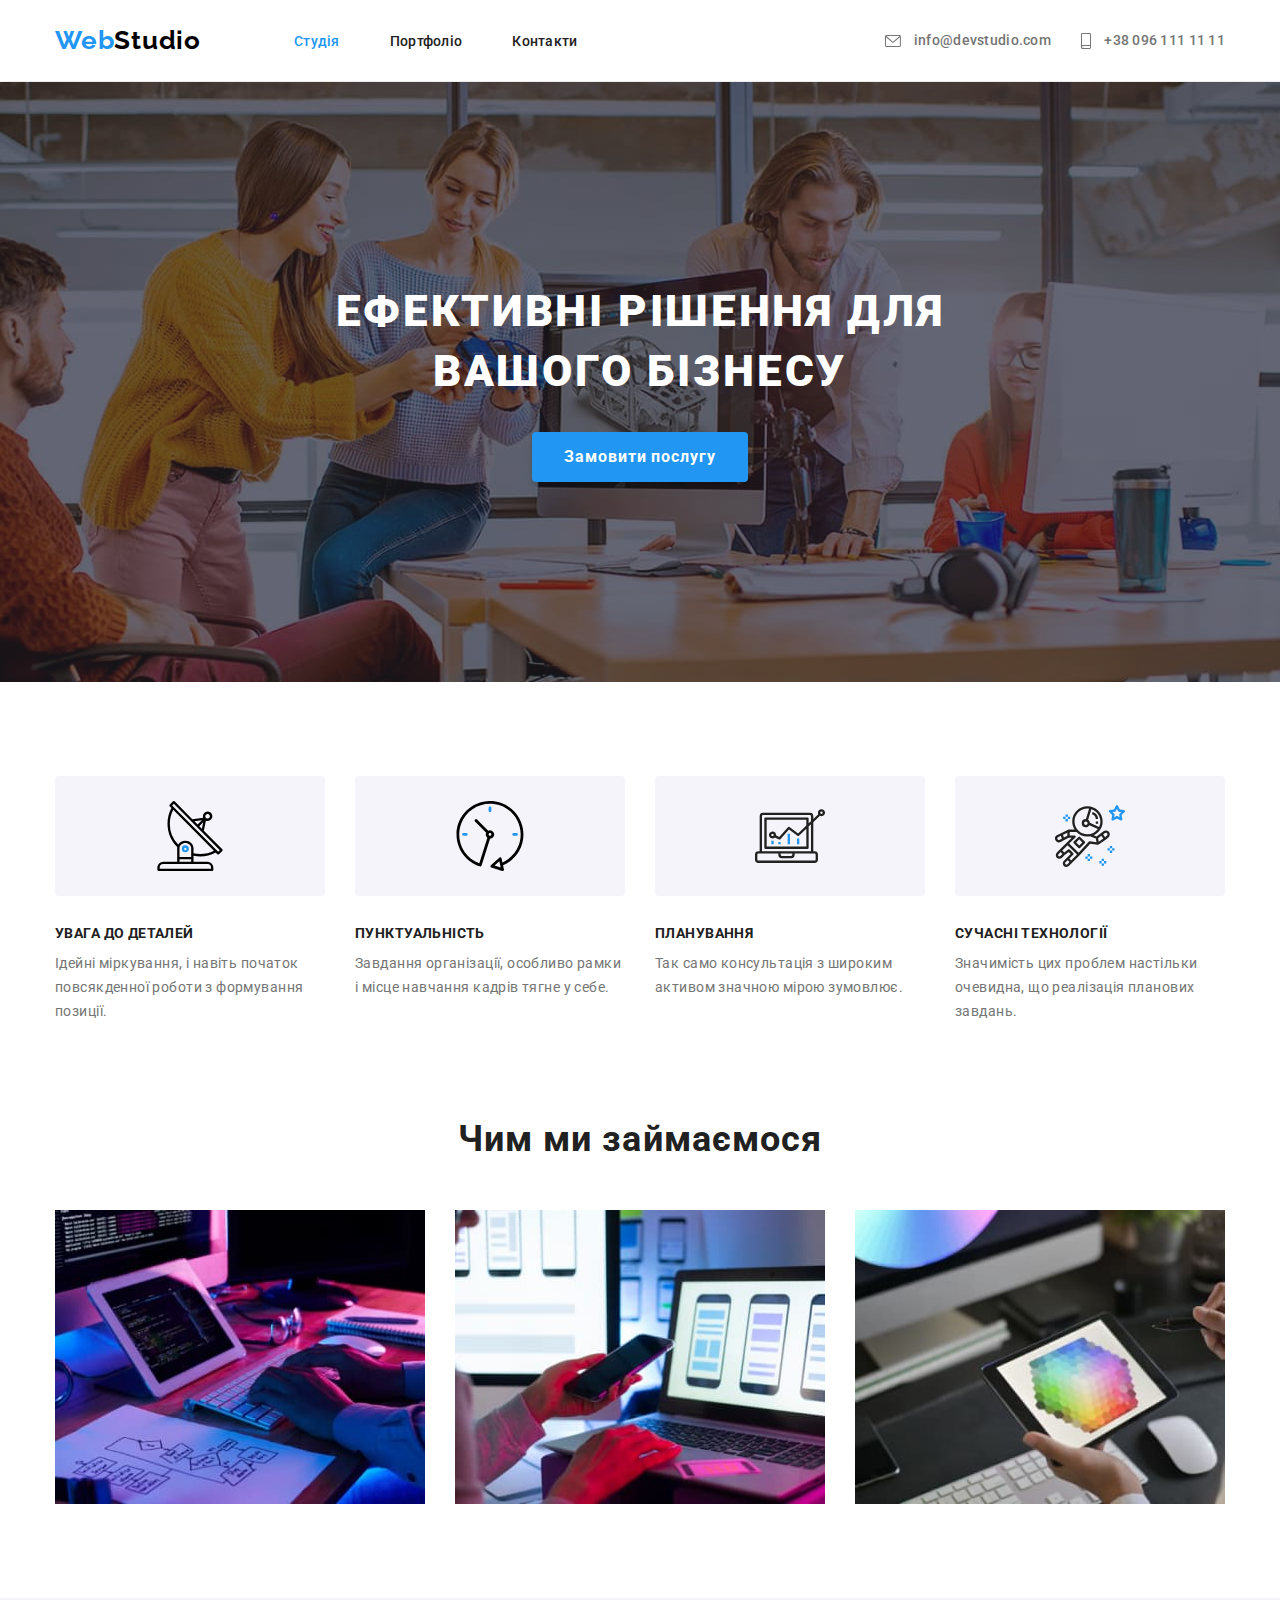
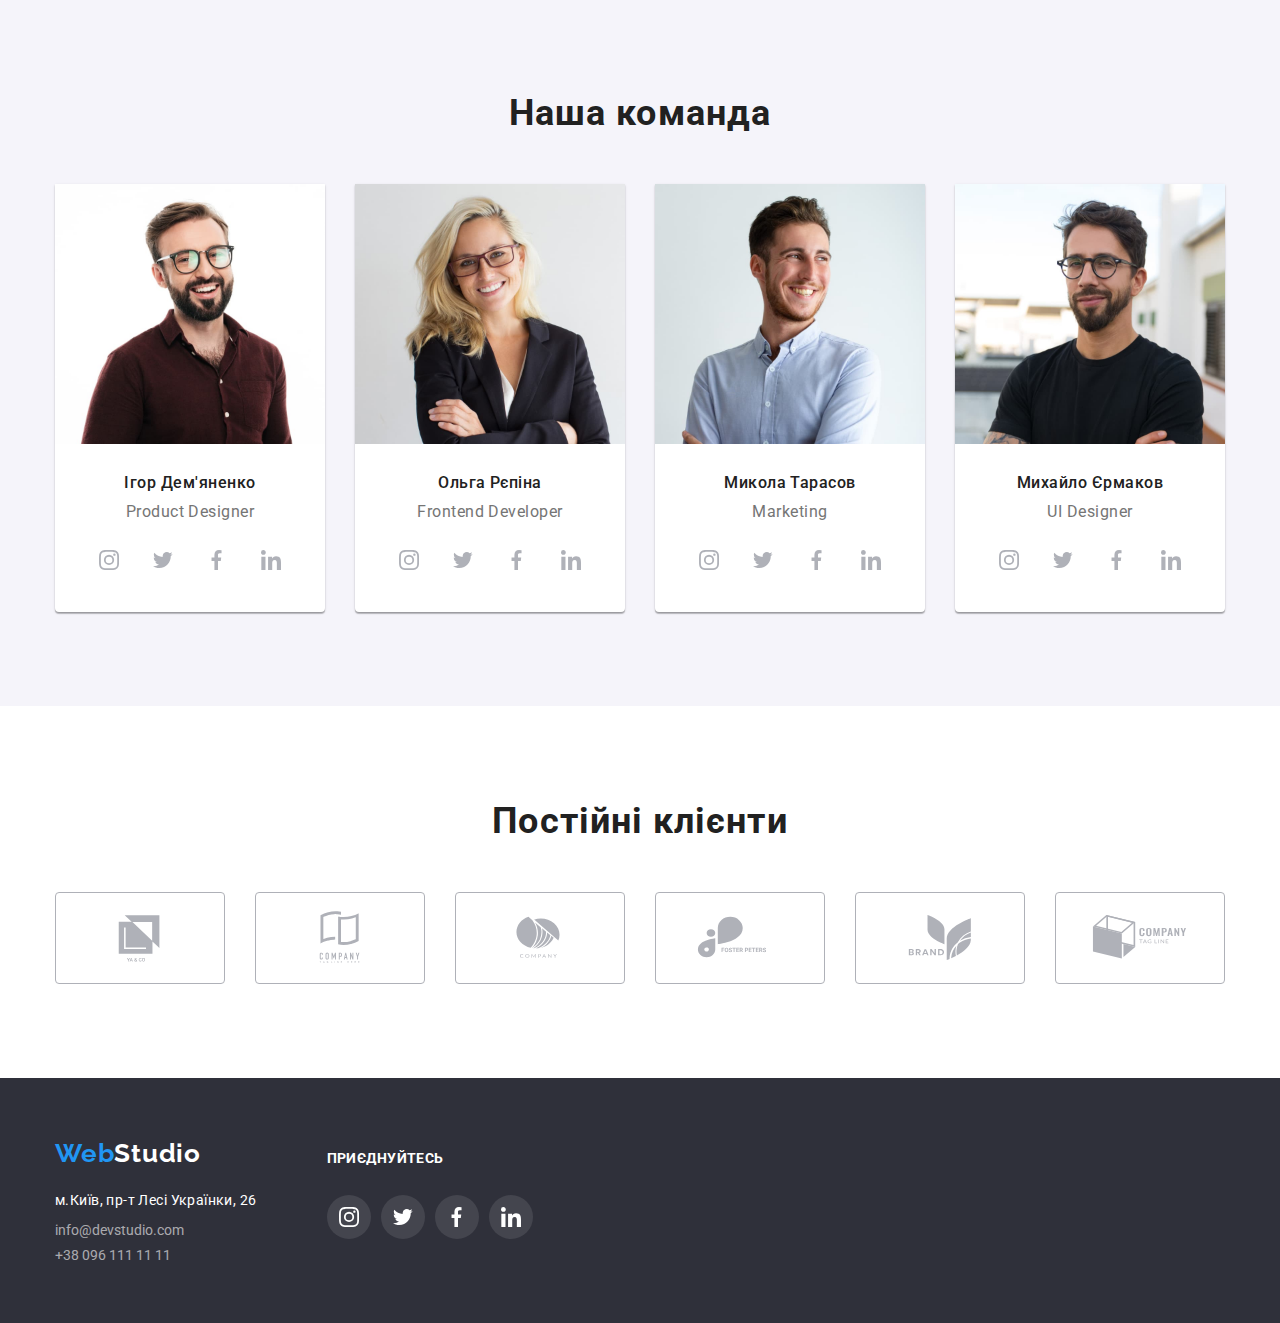
<file: goit-markup-hw-04/index.html>
<!DOCTYPE html>
<html lang="uk">
  <head>
    <meta charset="UTF-8" />
    <meta http-equiv="X-UA-Compatible" content="IE=edge" />
    <meta name="viewport" content="width=Hello, initial-scale=1.0" />
    <title>Web Studio</title>
    <!-- Fonts -->
    <link rel="preconnect" href="https://fonts.googleapis.com" />
    <link rel="preconnect" href="https://fonts.gstatic.com" crossorigin />
    <link href="https://fonts.googleapis.com/css2?family=Raleway:wght@700&family=Roboto:wght@400;500;700;900&display=swap" rel="stylesheet" />
    <!-- Modern normalize -->
    <link rel="stylesheet" href="https://cdnjs.cloudflare.com/ajax/libs/modern-normalize/1.0.0/modern-normalize.min.css" />
    <!-- Custom styles -->
    <link rel="stylesheet" href="./css/styles.css" />
  </head>
  <body>
    <!-- site header -->
    <header class="page-header">
      <nav class="container main-nav">
        <!-- site logo-->
        <a class="logo" href="./index.html" lang="en" title="Web Studio"><span>Web</span>Studio</a>
        <!-- links in site header -->
        <ul class="site-nav list">
          <li class="item">
            <a class="link current" href="./index.html">Студія</a>
          </li>
          <li class="item">
            <a class="link" href="./portfolio.html">Портфоліо</a>
          </li>
          <li class="item"><a class="link" href="">Контакти</a></li>
        </ul>
        <!-- Contacts from above  -->
        <ul class="contacts list">
          <li class="contacts-item">
            <a class="contacts link" href="mailto:info@devstudio.com">
              <svg class="contacts icon" width="16" height="12">
                <use href="./images/sprite.svg#icon-envelope"></use>
              </svg>
              info@devstudio.com
            </a>
          </li>
          <li class="contacts-item">
            <a class="contacts link" href="tel:+380961111111">
              <svg class="contacts icon" width="10" height="16">
                <use href="./images/sprite.svg#icon-smartphone"></use>
              </svg>
              +38 096 111 11 11
            </a>
          </li>
        </ul>
      </nav>
    </header>
    <main>
      <!-- Background -->
      <section class="hero centered">
        <div class="container">
          <h1 class="hero-title">Ефективні рішення для вашого бізнесу</h1>
          <button class="hero-button" type="button">Замовити послугу</button>
        </div>
      </section>
      <!-- Details -->
      <section class="section">
        <div class="container">
          <h2 class="benefits-title visually-hidden">Головні переваги</h2>
          <ul class="benefits list">
            <li class="item icon-details">
              <div class="icons">
                <svg width="70" height="70">
                  <use href="./images/sprite.svg#icon-details"></use>
                </svg>
              </div>
              <h3 class="title">Увага до деталей</h3>
              <p class="text">Ідейні міркування, і навіть початок повсякденної роботи з формування позиції.</p>
            </li>
            <li class="item icon-punctuality">
              <div class="icons">
                <svg width="70" height="70">
                  <use class="icon" href="./images/sprite.svg#icon-punctuality"></use>
                </svg>
              </div>
              <h3 class="title">Пунктуальність</h3>
              <p class="text">Завдання організації, особливо рамки і місце навчання кадрів тягне у себе.</p>
            </li>
            <li class="item icon-planning">
              <div class="icons">
                <svg width="70" height="70">
                  <use class="icon" href="./images/sprite.svg#icon-planning"></use>
                </svg>
              </div>
              <h3 class="title">Планування</h3>
              <p class="text">Так само консультація з широким активом значною мірою зумовлює.</p>
            </li>
            <li class="item icon-technology">
              <div class="icons">
                <svg width="70" height="70">
                  <use class="icon" href="./images/sprite.svg#icon-technology"></use>
                </svg>
              </div>
              <h3 class="title">Сучасні технології</h3>
              <p class="text">Значимість цих проблем настільки очевидна, що реалізація планових завдань.</p>
            </li>
          </ul>
        </div>
      </section>
      <!-- Company work -->
      <section class="activities section">
        <div class="container centered">
          <h2 class="section-title">Чим ми займаємося</h2>
          <div class="activities-photo">
            <img class="activities photo" src="./images/img1.jpg" alt="Десктопні додатки на фотографії" width="370" />
            <img class="activities photo" src="./images/img2.jpg" alt="Мобільні додатки на фотографії" width="370" />
            <img class="activities photo" src="./images/img3.jpg" alt="Дизайнерські рішення на фотографії" width="370" />
          </div>
        </div>
      </section>
      <!-- Out Team -->
      <section class="section team">
        <div class="container centered">
          <h2 class="section-title">Наша команда</h2>
          <ul class="team list">
            <li class="team card">
              <div class="team-thumb">
                <img class="photo" src="./images/members/member1.jpg" alt="фотографія: Ігор Дем'яненко" width="270" />
              </div>
              <div class="team-content">
                <h3 class="title">Ігор Дем'яненко</h3>
                <p class="text">Product Designer</p>
                <ul class="icons list">
                  <li class="icon item">
                    <a class="social link" href="">
                      <svg class="center" width="20" height="20">
                        <use href="./images/sprite.svg#icon-instagram"></use>
                      </svg>
                    </a>
                  </li>
                  <li class="icon item">
                    <a class="social link" href="">
                      <svg class="center" width="20" height="20" viewBox="0 0 20 20">
                        <use href="./images/sprite.svg#icon-twitter"></use>
                      </svg>
                    </a>
                  </li>
                  <li class="icon item">
                    <a class="social link" href="">
                      <svg class="center" width="20" height="20" viewBox="0 0 20 20">
                        <use href="./images/sprite.svg#icon-facebook"></use>
                      </svg>
                    </a>
                  </li>
                  <li class="icon item">
                    <a class="social link" href="">
                      <svg class="center" width="20" height="20" viewBox="0 0 20 20">
                        <use href="./images/sprite.svg#icon-linkedin"></use>
                      </svg>
                    </a>
                  </li>
                </ul>
              </div>
            </li>
            <li class="team card">
              <div class="team-thumb">
                <img class="photo" src="./images/members/member2.jpg" alt="фотографія: Ольга Рєпіна" width="270" />
              </div>
              <div class="team-content">
                <h3 class="title">Ольга Рєпіна</h3>
                <p class="text">Frontend Developer</p>
                <ul class="icons list">
                  <li class="icon item">
                    <a class="social link" href="">
                      <svg class="center" width="20" height="20">
                        <use href="./images/sprite.svg#icon-instagram"></use>
                      </svg>
                    </a>
                  </li>
                  <li class="icon item">
                    <a class="social link" href="">
                      <svg class="center" width="20" height="20" viewBox="0 0 20 20">
                        <use href="./images/sprite.svg#icon-twitter"></use>
                      </svg>
                    </a>
                  </li>
                  <li class="icon item">
                    <a class="social link" href="">
                      <svg class="center" width="20" height="20" viewBox="0 0 20 20">
                        <use href="./images/sprite.svg#icon-facebook"></use>
                      </svg>
                    </a>
                  </li>
                  <li class="icon item">
                    <a class="social link" href="">
                      <svg class="center" width="20" height="20" viewBox="0 0 20 20">
                        <use href="./images/sprite.svg#icon-linkedin"></use>
                      </svg>
                    </a>
                  </li>
                </ul>
              </div>
            </li>
            <li class="team card">
              <div class="team-thumb">
                <img class="photo" src="./images/members/member3.jpg" alt="фотографія: Микола Тарасов" width="270" />
              </div>
              <div class="team-content">
                <h3 class="title">Микола Тарасов</h3>
                <p class="text">Marketing</p>
                <ul class="icons list">
                  <li class="icon item">
                    <a class="social link" href="">
                      <svg class="center" width="20" height="20">
                        <use href="./images/sprite.svg#icon-instagram"></use>
                      </svg>
                    </a>
                  </li>
                  <li class="icon item">
                    <a class="social link" href="">
                      <svg class="center" width="20" height="20" viewBox="0 0 20 20">
                        <use href="./images/sprite.svg#icon-twitter"></use>
                      </svg>
                    </a>
                  </li>
                  <li class="icon item">
                    <a class="social link" href="">
                      <svg class="center" width="20" height="20" viewBox="0 0 20 20">
                        <use href="./images/sprite.svg#icon-facebook"></use>
                      </svg>
                    </a>
                  </li>
                  <li class="icon item">
                    <a class="social link" href="">
                      <svg class="center" width="20" height="20" viewBox="0 0 20 20">
                        <use href="./images/sprite.svg#icon-linkedin"></use>
                      </svg>
                    </a>
                  </li>
                </ul>
              </div>
            </li>
            <li class="team card">
              <div class="team-thumb">
                <img class="photo" src="./images/members/member4.jpg" alt="фотографія: Михайло Єрмаков" width="270" />
              </div>
              <div class="team-content">
                <h3 class="title">Михайло Єрмаков</h3>
                <p class="text">UI Designer</p>
                <ul class="icons list">
                  <li class="icon item">
                    <a class="social link" href="">
                      <svg class="center" width="20" height="20">
                        <use href="./images/sprite.svg#icon-instagram"></use>
                      </svg>
                    </a>
                  </li>
                  <li class="icon item">
                    <a class="social link" href="">
                      <svg class="center" width="20" height="20" viewBox="0 0 20 20">
                        <use href="./images/sprite.svg#icon-twitter"></use>
                      </svg>
                    </a>
                  </li>
                  <li class="icon item">
                    <a class="social link" href="">
                      <svg class="center" width="20" height="20" viewBox="0 0 20 20">
                        <use href="./images/sprite.svg#icon-facebook"></use>
                      </svg>
                    </a>
                  </li>
                  <li class="icon item">
                    <a class="social link" href="">
                      <svg class="center" width="20" height="20" viewBox="0 0 20 20">
                        <use href="./images/sprite.svg#icon-linkedin"></use>
                      </svg>
                    </a>
                  </li>
                </ul>
              </div>
            </li>
          </ul>
        </div>
      </section>
      <section class="section clients">
        <div class="container centered">
          <h2 class="section-title">Постійні клієнти</h2>
          <ul class="clients list">
            <li class="clients card">
              <a class="icons link" href="">
                <svg class="svg">
                  <use href="./images/sprite.svg#icon-Logo-client1"></use>
                </svg>
              </a>
            </li>
            <li class="clients card">
              <a class="icons link" href="">
                <svg class="svg">
                  <use class="icon" href="./images/sprite.svg#icon-Logo-client2"></use>
                </svg>
              </a>
            </li>
            <li class="clients card">
              <a class="icons link" href="">
                <svg class="svg">
                  <use class="icon" href="./images/sprite.svg#icon-Logo-client3"></use>
                </svg>
              </a>
            </li>
            <li class="clients card">
              <a class="icons link" href="">
                <svg class="svg">
                  <use class="icon" href="./images/sprite.svg#icon-Logo-client4"></use>
                </svg>
              </a>
            </li>
            <li class="clients card">
              <a class="icons link" href="">
                <svg class="svg">
                  <use class="icon" href="./images/sprite.svg#icon-Logo-client5"></use>
                </svg>
              </a>
            </li>
            <li class="clients card">
              <a class="icons link" href="">
                <svg class="svg">
                  <use class="icon" href="./images/sprite.svg#icon-Logo-client6"></use>
                </svg>
              </a>
            </li>
          </ul>
        </div>
      </section>
    </main>
    <!-- Contacts from below -->
    <footer>
      <div class="footer container">
        <div>
          <a class="logo white" href="./index.html" title="Web Studio"><span>Web</span>Studio</a>
          <address>
            <ul class="address list">
              <li>
                <a class="address link" href="https://goo.gl/maps/CPtrU1FHBa2aNyZL9" target="_blank" rel="noopener noreferrer nofollow">м.Київ, пр-т Лесі Українки, 26</a>
              </li>
              <li class="item">
                <a class="link" href="mailto:info@devstudio.com">info@devstudio.com</a>
              </li>
              <li class="item">
                <a class="link" href="tel:+380961111111">+38 096 111 11 11</a>
              </li>
            </ul>
          </address>
        </div>
        <div class="social-block">
          <h2 class="social-title">приєднуйтесь</h2>
          <ul class="icons list">
            <li class="icon item">
              <a class="social link" href="">
                <svg class="center" width="20" height="20">
                  <use href="./images/sprite.svg#icon-instagram"></use>
                </svg>
              </a>
            </li>
            <li class="icon item">
              <a class="social link" href="">
                <svg class="center" width="20" height="20" viewBox="0 0 20 20">
                  <use href="./images/sprite.svg#icon-twitter"></use>
                </svg>
              </a>
            </li>
            <li class="icon item">
              <a class="social link" href="">
                <svg class="center" width="20" height="20" viewBox="0 0 20 20">
                  <use href="./images/sprite.svg#icon-facebook"></use>
                </svg>
              </a>
            </li>
            <li class="icon item">
              <a class="social link" href="">
                <svg class="center" width="20" height="20" viewBox="0 0 20 20">
                  <use href="./images/sprite.svg#icon-linkedin"></use>
                </svg>
              </a>
            </li>
          </ul>
        </div>
      </div>
    </footer>
  </body>
</html>
</file>
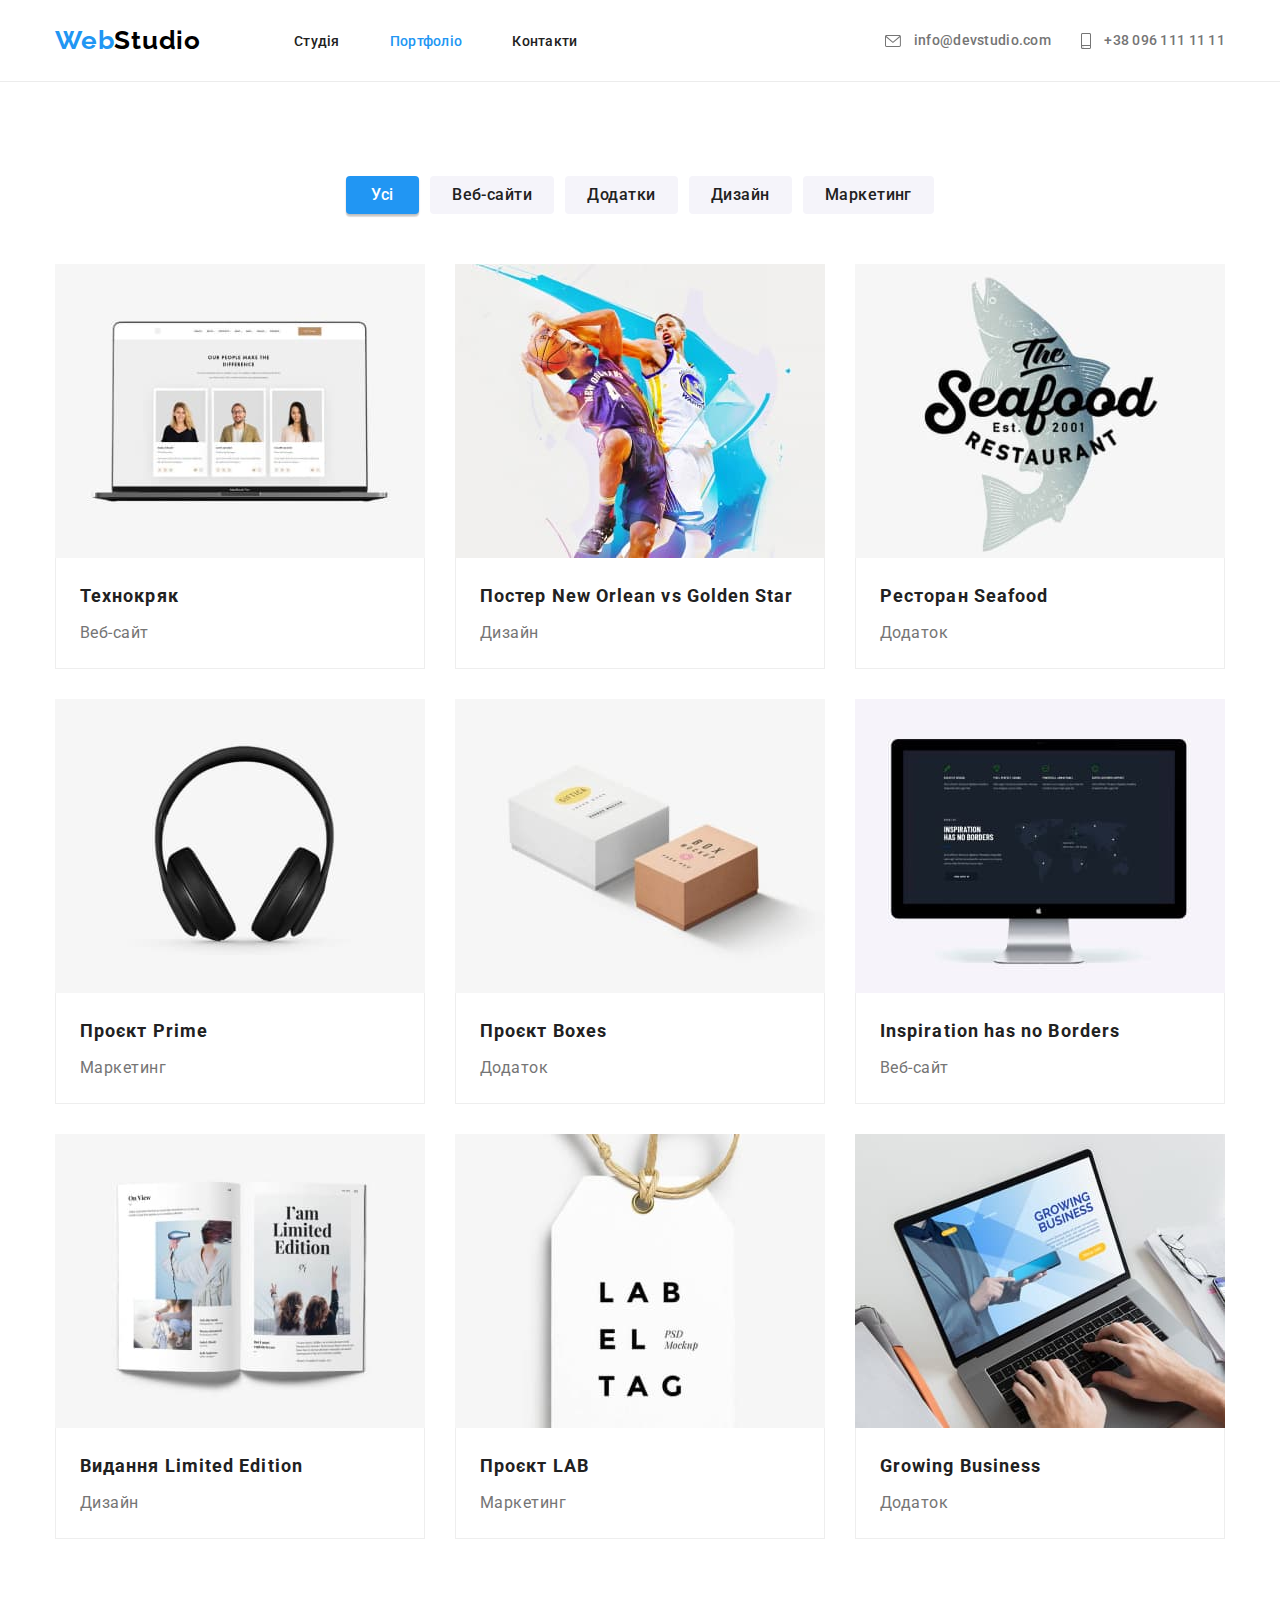
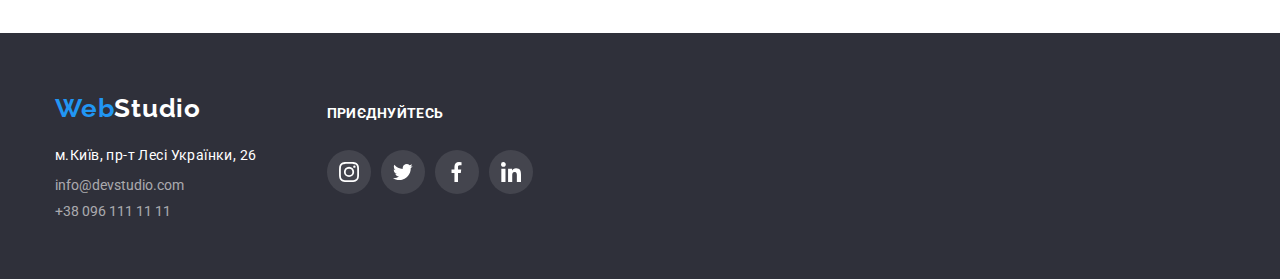
<file: goit-markup-hw-04/portfolio.html>
<!DOCTYPE html>
<html lang="uk">
  <head>
    <meta charset="UTF-8" />
    <meta http-equiv="X-UA-Compatible" content="IE=edge" />
    <meta name="viewport" content="width=device-width, initial-scale=1.0" />
    <title>Document</title>
    <!-- Fonts -->
    <link href="https://fonts.googleapis.com/css2?family=Raleway:wght@700&family=Roboto:wght@400;500;700;900&display=swap" rel="stylesheet" />
    <link rel="stylesheet" href="https://cdnjs.cloudflare.com/ajax/libs/modern-normalize/1.0.0/modern-normalize.min.css" />
    <!-- Custom styles -->
    <link rel="stylesheet" href="./css/styles.css" />
  </head>
  <body>
    <!-- Site header  -->
    <header class="page-header">
      <nav class="container main-nav">
        <a class="logo" href="./index.html" lang="en" title="Web Studio"><span>Web</span>Studio</a>
        <ul class="site-nav list">
          <li class="item">
            <a class="link" href="./index.html">Студія</a>
          </li>
          <li class="item">
            <a class="link current" href="./portfolio.html">Портфоліо</a>
          </li>
          <li class="item"><a class="link" href="">Контакти</a></li>
        </ul>

        <ul class="contacts list">
          <li class="contacts-item">
            <a class="contacts link" href="mailto:info@devstudio.com">
              <svg class="contacts icon" width="16" height="12">
                <use href="./images/sprite.svg#icon-envelope"></use>
              </svg>
              info@devstudio.com
            </a>
          </li>
          <li class="contacts-item">
            <a class="contacts link" href="tel:+380961111111">
              <svg class="contacts icon" width="10" height="16">
                <use href="./images/sprite.svg#icon-smartphone"></use>
              </svg>
              +38 096 111 11 11
            </a>
          </li>
        </ul>
      </nav>
    </header>
    <main>
      <section class="section">
        <div class="container centered">
          <h1 class="portfolio visually-hidden">Портфоліо. Приклади робіт</h1>
          <ul class="list filter">
            <li class="item">
              <button class="filter current" type="button">Усі</button>
            </li>
            <li class="item">
              <button class="filter" type="button">Веб-сайти</button>
            </li>
            <li class="item">
              <button class="filter" type="button">Додатки</button>
            </li>
            <li class="item">
              <button class="filter" type="button">Дизайн</button>
            </li>
            <li class="item">
              <button class="filter" type="button">Маркетинг</button>
            </li>
          </ul>
          <!-- Section of projects -->
          <ul class="portfolio list">
            <li class="item">
              <a href="" class="link">
                <div class="card-thumb">
                  <img class="photo" src="./images/portfolio/portfolio-1.jpg" alt="Вебсайт клієнта на екрані ноутбука" width="370" />
                </div>
                <div class="card-content">
                  <h2 class="portfolio-title">Технокряк</h2>
                  <p class="text">Веб-сайт</p>
                </div>
              </a>
            </li>

            <li class="item">
              <a href="" class="link">
                <div class="card-thumb">
                  <img class="photo" src="./images/portfolio/portfolio-2.jpg" alt="Два баскетболіста боряться за мяч" width="370" />
                </div>
                <div class="card-content">
                  <h2 class="portfolio-title">Постер New Orlean vs Golden Star</h2>
                  <p class="text">Дизайн</p>
                </div>
              </a>
            </li>

            <li class="item">
              <a href="" class="link">
                <div class="card-thumb">
                  <img class="photo" src="./images/portfolio/portfolio-3.jpg" alt="Логотип ресторану на фоні риби" width="370" />
                </div>
                <div class="card-content">
                  <h2 class="portfolio-title">Ресторан Seafood</h2>
                  <p class="text">Додаток</p>
                </div>
              </a>
            </li>

            <li class="item">
              <a href="" class="link">
                <div class="card-thumb">
                  <img class="photo" src="./images/portfolio/portfolio-4.jpg" alt="Чорні навушники на білому фоні" width="370" />
                </div>
                <div class="card-content">
                  <h2 class="portfolio-title">Проєкт Prime</h2>
                  <p class="text">Маркетинг</p>
                </div>
              </a>
            </li>

            <li class="item">
              <a href="" class="link">
                <div class="card-thumb">
                  <img class="photo" src="./images/portfolio/portfolio-5.jpg" alt="Дві коробки на білому фоні" width="370" />
                </div>
                <div class="card-content">
                  <h2 class="portfolio-title">Проєкт Boxes</h2>
                  <p class="text">Додаток</p>
                </div>
              </a>
            </li>

            <li class="item">
              <a href="" class="link">
                <div class="card-thumb">
                  <img class="photo" src="./images/portfolio/portfolio-6.jpg" alt="Вебсайт клієнта на екрані монітора" width="370" />
                </div>
                <div class="card-content">
                  <h2 class="portfolio-title">Inspiration has no Borders</h2>
                  <p class="text">Веб-сайт</p>
                </div>
              </a>
            </li>

            <li class="item">
              <a href="" class="link">
                <div class="card-thumb">
                  <img class="photo" src="./images/portfolio/portfolio-7.jpg" alt="Розворот журналу на білому фоні" width="370" />
                </div>
                <div class="card-content">
                  <h2 class="portfolio-title">Видання Limited Edition</h2>
                  <p class="text">Дизайн</p>
                </div>
              </a>
            </li>

            <li class="item">
              <a href="" class="link">
                <div class="card-thumb">
                  <img class="photo" src="./images/portfolio/portfolio-8.jpg" alt="Біла бірка товару з назвою проєкта" width="370" />
                </div>
                <div class="card-content">
                  <h2 class="portfolio-title">Проєкт LAB</h2>
                  <p class="text">Маркетинг</p>
                </div>
              </a>
            </li>

            <li class="item">
              <a href="" class="link">
                <div class="card-thumb">
                  <img class="photo" src="./images/portfolio/portfolio-9.jpg" alt="Дві руки людини на клавіатурі працюючого ноутбука" width="370" />
                </div>
                <div class="card-content">
                  <h2 class="portfolio-title">Growing Business</h2>
                  <p class="text">Додаток</p>
                </div>
              </a>
            </li>
          </ul>
        </div>
      </section>
    </main>
    <!-- Contacts -->
    <footer>
      <div class="footer container">
        <div>
          <a class="logo white" href="./index.html" title="Web Studio"><span>Web</span>Studio</a>
          <address>
            <ul class="address list">
              <li>
                <a class="address link" href="https://goo.gl/maps/CPtrU1FHBa2aNyZL9" target="_blank" rel="noopener noreferrer nofollow">м.Київ, пр-т Лесі Українки, 26</a>
              </li>
              <li class="item">
                <a class="link" href="mailto:info@devstudio.com">info@devstudio.com</a>
              </li>
              <li class="item">
                <a class="link" href="tel:+380961111111">+38 096 111 11 11</a>
              </li>
            </ul>
          </address>
        </div>
        <div class="social-block">
          <h2 class="social-title">приєднуйтесь</h2>
          <ul class="icons list">
            <li class="icon item">
              <a class="social link" href="">
                <svg class="center" width="20" height="20">
                  <use href="./images/sprite.svg#icon-instagram"></use>
                </svg>
              </a>
            </li>
            <li class="icon item">
              <a class="social link" href="">
                <svg class="center" width="20" height="20" viewBox="0 0 20 20">
                  <use href="./images/sprite.svg#icon-twitter"></use>
                </svg>
              </a>
            </li>
            <li class="icon item">
              <a class="social link" href="">
                <svg class="center" width="20" height="20" viewBox="0 0 20 20">
                  <use href="./images/sprite.svg#icon-facebook"></use>
                </svg>
              </a>
            </li>
            <li class="icon item">
              <a class="social link" href="">
                <svg class="center" width="20" height="20" viewBox="0 0 20 20">
                  <use href="./images/sprite.svg#icon-linkedin"></use>
                </svg>
              </a>
            </li>
          </ul>
        </div>
      </div>
    </footer>
  </body>
</html>
</file>
<file: goit-markup-hw-04/css/styles.css>
/* text colors #757575, headings #212121 */
/* accents #2196F3, #FFFFFF, #188CE8 */
/* backgrounds #FFFFFF, #F5F4FA, #2F303A, #C4C4C4;
icons #AFB1B8;
 */
:root {
  --primary-text-color: #757575;
  --title-text-color: #212121;
  --accent-color: #2196f3;
  --second-accent-color: #ffffff;
  --third-accent-color: #188ce8;
  --background-color: #ffffff;
  --second-background-color: #f5f4fa;
  --third-background-color: #2f303a;
  --background-hero-color: #c4c4c4;
  --icons-color: #afb1b8;
}
body {
  font-family: 'Roboto', sans-serif;
  font-size: 14px;
  background-color: var(--background-color);
  color: var(--primary-text-color);
}
/* Main page CSS styles */
.list {
  padding: 0;
  margin: 0;
  list-style-type: none;
}
.container {
  width: 1200px;
  padding: 0px 15px;
  margin: 0 auto;
}
.centered {
  text-align: center;
}
.section {
  padding-top: 94px;
  padding-bottom: 94px;
}
.section-title {
  margin-top: 0;
  margin-bottom: 50px;
  font-weight: 700;
  font-size: 36px;
  line-height: 1.17;
  letter-spacing: 0.03em;
  color: var(--title-text-color);
}
.visually-hidden {
  position: absolute;
  width: 1px;
  height: 1px;
  margin: -1px;
  border: 0;
  padding: 0;
  white-space: nowrap;
  clip-path: inset(100%);
  clip: rect(0 0 0 0);
  overflow: hidden;
}
img {
  display: block;
  max-width: 100%;
}
/* -----------Page header----------------- */
.page-header {
  border-bottom: 1px solid #ececec;
}
.main-nav {
  display: flex;
  align-items: center;
}
/* --------Logo---------- */
.logo {
  font-family: 'Raleway', sans-serif;
  font-weight: 700;
  font-size: 26px;
  line-height: calc(31 / 26);
  letter-spacing: 0.03em;
  text-decoration: none;
  color: #000000;
}
.logo span {
  color: var(--accent-color);
}
.logo.white {
  color: var(--second-accent-color);
}
/* -------Site navigation------ */
.site-nav {
  display: flex;
  margin-left: 93px;
}
.site-nav .item:not(:last-child) {
  margin-right: 50px;
}
.site-nav .link {
  display: block;
  padding-top: 32px;
  padding-bottom: 32px;
  font-weight: 500;
  line-height: calc(16 / 14);
  letter-spacing: 0.02em;
  text-decoration: none;
  color: var(--title-text-color);
}
.contacts-item {
  padding-top: 32px;
  padding-bottom: 32px;
}
/* ------contacts list------ */
.contacts.list {
  display: flex;
  margin-left: auto;
}
.contacts-item + .contacts-item {
  margin-left: 30px;
}
.contacts.link {
  padding-top: 32px;
  padding-bottom: 32px;
  font-weight: 500;
  line-height: 1.14;
  letter-spacing: 0.02em;
  text-decoration: none;
  color: var(--primary-text-color);
  fill: var(--primary-text-color);
}
.contacts.icon {
  margin-right: 10px;
  vertical-align: middle;
}
.site-nav .link.current {
  color: var(--accent-color);
}
.site-nav .link:hover,
.site-nav .link:focus,
.contacts.link:hover,
.contacts.link:focus {
  color: var(--accent-color);
  fill: var(--accent-color);
}
/* Main */
/* ---------------------hero------------------------ */
.hero {
  max-width: 1600px;
  height: 600px;
  margin: 0 auto;
  background-color: var(--background-hero-color);
  background-image: linear-gradient(rgba(47, 48, 58, 0.4), #2f303a66), url(../images/bg-hero.jpg);
  /* background-image: url(../images/bg-hero-overlay.png), url(../images/bg-hero.jpg); */
  background-repeat: no-repeat;
  background-size: cover;
  background-position: center;
}
.hero .container {
  max-width: 696px;
  text-align: center;
  padding: 200px 0;
}
.hero-title {
  margin-top: 0;
  margin-bottom: 30px;
  font-weight: 900;
  font-size: 44px;
  line-height: 1.36;
  letter-spacing: 0.06em;
  text-transform: uppercase;
  color: var(--second-accent-color);
}
.hero-button {
  display: inline-block;
  min-width: 216px;
  min-height: 50px;
  border: none;
  border-radius: 4px;
  padding: 10px 32px;
  font-family: inherit;
  font-weight: 700;
  font-size: 16px;
  line-height: 1.88;
  letter-spacing: 0.06em;
  cursor: pointer;
  background-color: var(--accent-color);
  color: var(--second-accent-color);
  box-shadow: 0px 4px 4px rgba(0, 0, 0, 0.15);
}
.hero-button:hover {
  background: var(--third-accent-color);
}
/* ---------------Benefits------------- */
.benefits.list {
  display: flex;
  justify-content: space-between;
}
.benefits .item {
  width: calc((100% - 90px) / 4);
  display: flex;
  flex-direction: column;
}
.benefits .item + .item {
  margin-left: 30px;
}
.benefits .icons {
  display: flex;
  justify-content: center;
  width: 100%;
  padding-top: 25px;
  padding-bottom: 25px;
  border-radius: 4px;
  background-color: var(--second-background-color);
}
.benefits .title {
  margin-top: 30px;
  margin-bottom: 10px;
  font-weight: 700;
  font-size: 14px;
  line-height: 1.14;
  letter-spacing: 0.03em;
  text-transform: uppercase;
  color: var(--title-text-color);
}
.benefits .text {
  margin: 0;
  line-height: 1.71;
  letter-spacing: 0.03em;
}
/* -----What we do / activities section----- */
.activities.section {
  padding-top: 0;
}
.activities-photo {
  display: flex;
}
/* scale extra effect for activities illustration */
.activities .photo {
  transition: all 0.9s;
}
.activities .photo:hover {
  transform: scale(1.15);
}
.photo + .photo {
  margin-left: 30px;
}
/* ----------------Our team--------------------- */
.team .list {
  display: flex;
}
.team .card + .card {
  margin-left: 30px;
}
.team .title {
  margin: 0 auto 10px;
  font-weight: 500;
  font-size: 16px;
  letter-spacing: 0.03em;
  color: var(--title-text-color);
}
.team .text {
  margin: 0 auto;
  font-size: 16px;
  letter-spacing: 0.03em;
}
.icons.list {
  margin-top: 16px;
  padding-left: 27px;
  padding-right: 27px;
  justify-content: space-between;
}
.social {
  display: block;
  width: 44px;
  height: 44px;
  border-radius: 50%;
  fill: var(--icons-color);
}
.social .center {
  margin: 12px;
}
.social.link:hover,
.social.link:focus {
  background-color: var(--accent-color);
  fill: var(--second-accent-color);
}
.team-content {
  text-align: center;
  line-height: 1.17;
  padding: 30px 5px;
}
.team {
  background-color: var(--second-background-color);
}
.team.card {
  border-radius: 0px 0px 4px 4px;
  box-shadow: 0px 1px 3px rgba(0, 0, 0, 0.12), 0px 1px 1px rgba(0, 0, 0, 0.14), 0px 2px 1px rgba(0, 0, 0, 0.2);
  background-color: var(--background-color);
}
/* scale extra effect for team member */
.team.card {
  transition: all 0.9s;
}
.team.card:hover {
  transform: scale(1.2);
}
/* ---CLIENTS--- */
.clients.list {
  display: flex;
}
.clients .card + .card {
  margin-left: 30px;
}
.icons.link {
  display: flex;
  justify-content: center;
  align-items: center;
  width: 170px;
  height: 92px;
  border: 1px solid var(--icons-color);
  border-radius: 4px;
  fill: var(--icons-color);
}
.clients svg {
  width: 106px;
  height: 60px;
}
.icons.link:hover,
.icons.link:focus {
  border: 1px solid var(--accent-color);
  fill: var(--accent-color);
}
/* -----Footer----- */
footer {
  padding-top: 60px;
  padding-bottom: 60px;
  background-color: var(--third-background-color);
}
.footer.container {
  display: flex;
}
.footer .item {
  margin-top: 9px;
}
.footer .address {
  margin-top: 20px;
}
.footer .address.link {
  text-decoration: none;
  font-style: normal;
  line-height: 1.71;
  letter-spacing: 0.03em;
  color: var(--second-accent-color);
}
.address .link {
  text-decoration: none;
  font-style: normal;
  color: rgba(255, 255, 255, 0.6);
}
.address .link:hover,
.address .link:focus {
  color: var(--accent-color);
}

footer .social-title {
  font-weight: 700;
  font-size: 14px;
  line-height: 16px;
  letter-spacing: 0.03em;
  margin: 12px 0 20px 0;
  text-transform: uppercase;
  color: var(--second-accent-color);
}
footer .icons.list {
  min-width: 206px;
  display: flex;
  padding: 0;
  justify-content: space-between;
}
footer .social.link {
  border-radius: 50%;
  background: rgba(255, 255, 255, 0.1);
  fill: var(--second-accent-color);
}
footer .social.link:hover {
  background: var(--accent-color);
}
.social-block {
  margin-left: 70px;
}
/*------------------Portfolio page-------------- */
/* -----------Filter buttons---------- */
.list.filter .item {
  display: inline-block;
}
.list.filter {
  margin-bottom: 50px;
}
.list.filter .item + .item {
  margin-left: 8px;
}
.list .filter {
  min-width: 73px;
  min-height: 38px;
  padding: 6px 22px;
  font-family: inherit;
  font-size: 16px;
  font-weight: 500;
  line-height: 1.62;
  text-align: center;
  letter-spacing: 0.03em;
  border: none;
  border-radius: 4px;
  cursor: pointer;
  background-color: var(--second-background-color);
  color: var(--title-text-color);
}
.filter.current,
.list .filter:hover,
.list .filter:focus {
  background-color: var(--accent-color);
  color: var(--second-accent-color);
  box-shadow: 0px 3px 1px rgba(0, 0, 0, 0.1), 0px 1px 2px rgba(0, 0, 0, 0.08), 0px 2px 2px rgba(0, 0, 0, 0.12);
}
/* -----------Portfolio cards------------ */
.portfolio-title {
  margin: 0 auto;
  margin-bottom: 4px;
  text-align: left;
  font-size: 18px;
  line-height: 2;
  letter-spacing: 0.06em;
  color: var(--title-text-color);
}
.portfolio .text {
  margin: 0 auto;
  text-align: left;
  font-size: 16px;
  line-height: 1.88;
  letter-spacing: 0.03em;
  color: var(--primary-text-color);
}
.portfolio .link {
  text-decoration: none;

}
.portfolio.list {
  display: flex;
  flex-wrap: wrap;
}
.portfolio > .item {
  flex-basis: calc((100% - 60px) / 3);
  margin-right: 30px;
  margin-bottom: 30px;
}
.portfolio .item:nth-child(3n) {
  margin-right: 0;
}
.portfolio .item:nth-last-child(-n + 3) {
  margin-bottom: 0;
}
.card-content {
  padding: 20px 24px;
  border: 1px solid #eeeeee;
  border-top: none;
}

.portfolio-link:hover,
.portfolio-link:focus {
  box-shadow:
  0px 3px 1px rgba(0, 0, 0, 0.1), 
  0px 1px 2px rgba(0, 0, 0, 0.08),
  0px 2px 2px rgba(0, 0, 0, 0.12);}

.portfolio .link{
  display: block;
}
</file>
